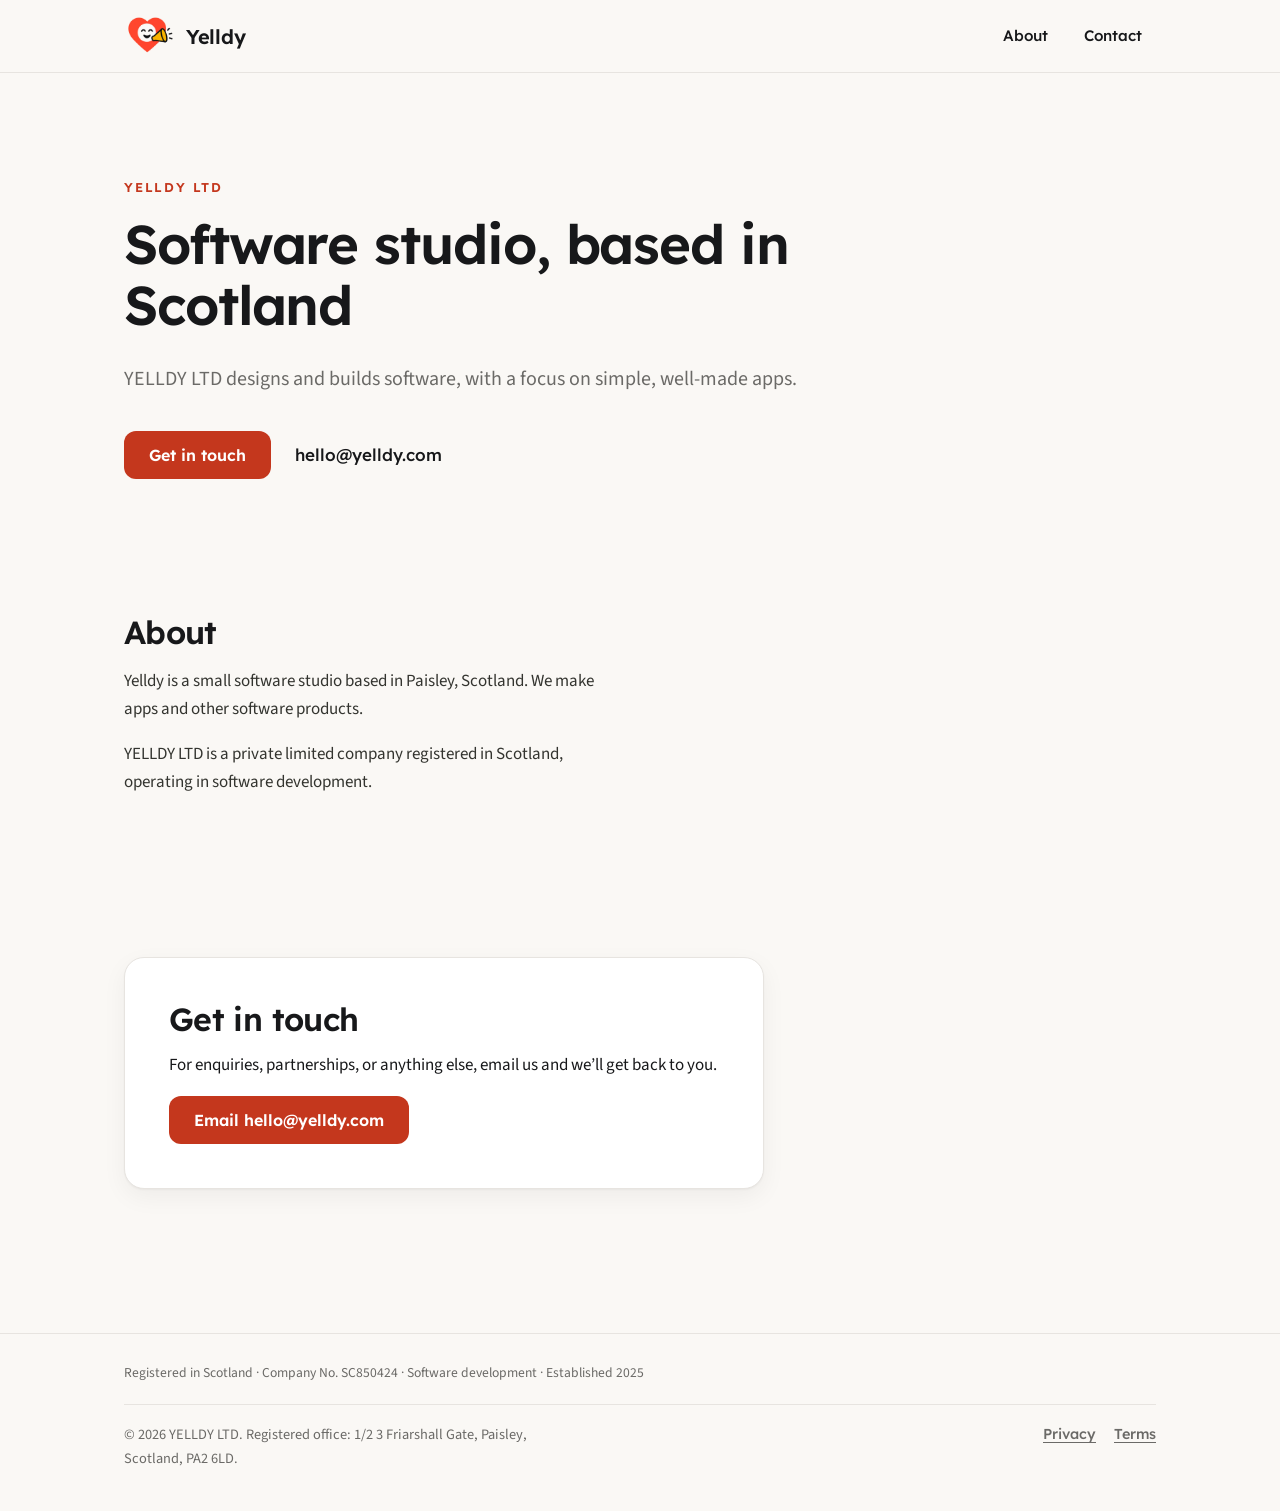
<file: index.html>
<!DOCTYPE html>
<html lang="en-GB">
<head>
  <meta charset="utf-8">
  <meta name="viewport" content="width=device-width, initial-scale=1">
  <title>Yelldy — Software studio, based in Scotland</title>
  <meta name="description" content="YELLDY LTD is a software studio based in Paisley, Scotland, building thoughtful, well-crafted software.">
  <meta name="theme-color" content="#faf8f5">
  <link rel="canonical" href="https://yelldy.com/">

  <link rel="icon" type="image/png" href="assets/favicon.png">
  <link rel="apple-touch-icon" href="assets/apple-touch-icon.png">

  <meta property="og:type" content="website">
  <meta property="og:title" content="Yelldy — Software studio, based in Scotland">
  <meta property="og:description" content="YELLDY LTD is a software studio based in Paisley, Scotland, building thoughtful, well-crafted software.">
  <meta property="og:url" content="https://yelldy.com/">
  <meta property="og:image" content="https://yelldy.com/assets/favicon.png">
  <meta name="twitter:card" content="summary">

  <link rel="preconnect" href="https://fonts.googleapis.com">
  <link rel="preconnect" href="https://fonts.gstatic.com" crossorigin>
  <link rel="stylesheet" href="https://fonts.googleapis.com/css2?family=Lexend:wght@400;500;600&family=Source+Sans+3:wght@400;500;600&display=swap">
  <link rel="stylesheet" href="styles.css">
</head>
<body>
  <a class="skip" href="#main">Skip to content</a>

  <header class="site-header">
    <div class="container">
      <a class="brand" href="/" aria-label="Yelldy home">
        <img src="assets/logo.png" alt="" width="40" height="40">
        <span>Yelldy</span>
      </a>
      <nav class="site-nav" aria-label="Primary">
        <a href="#about">About</a>
        <a href="#contact">Contact</a>
      </nav>
    </div>
  </header>

  <main id="main">
    <section class="hero">
      <div class="container">
        <div class="inner">
          <p class="eyebrow">YELLDY LTD</p>
          <h1>Software studio, based&nbsp;in Scotland</h1>
          <p class="lead">YELLDY LTD designs and builds software, with a focus on simple, well-made apps.</p>
          <div class="cta-row">
            <a class="btn" href="mailto:hello@yelldy.com">Get in touch</a>
            <a class="link-quiet" href="mailto:hello@yelldy.com">hello@yelldy.com</a>
          </div>
        </div>
      </div>
    </section>

    <section class="section" id="about">
      <div class="container">
        <h2>About</h2>
        <div class="prose">
          <p>Yelldy is a small software studio based in Paisley, Scotland. We make apps and other software products.</p>
          <p>YELLDY LTD is a private limited company registered in Scotland, operating in software development.</p>
        </div>
      </div>
    </section>

    <section class="section" id="contact">
      <div class="container">
        <div class="contact-card">
          <h2>Get in touch</h2>
          <p>For enquiries, partnerships, or anything else, email us and we&rsquo;ll get back to you.</p>
          <div class="cta-row">
            <a class="btn" href="mailto:hello@yelldy.com">Email hello@yelldy.com</a>
          </div>
        </div>
      </div>
    </section>
  </main>

  <footer class="site-footer">
    <div class="container">
      <p class="footer-facts">Registered in Scotland &middot; Company No. SC850424 &middot; Software development &middot; Established 2025</p>
      <div class="footer-bottom">
        <p class="legal">&copy; 2026 YELLDY LTD. Registered office: 1/2 3 Friarshall Gate, Paisley, Scotland, PA2 6LD.</p>
        <nav class="footer-links" aria-label="Legal">
          <a href="privacy.html">Privacy</a>
          <a href="terms.html">Terms</a>
        </nav>
      </div>
    </div>
  </footer>
</body>
</html>
</file>
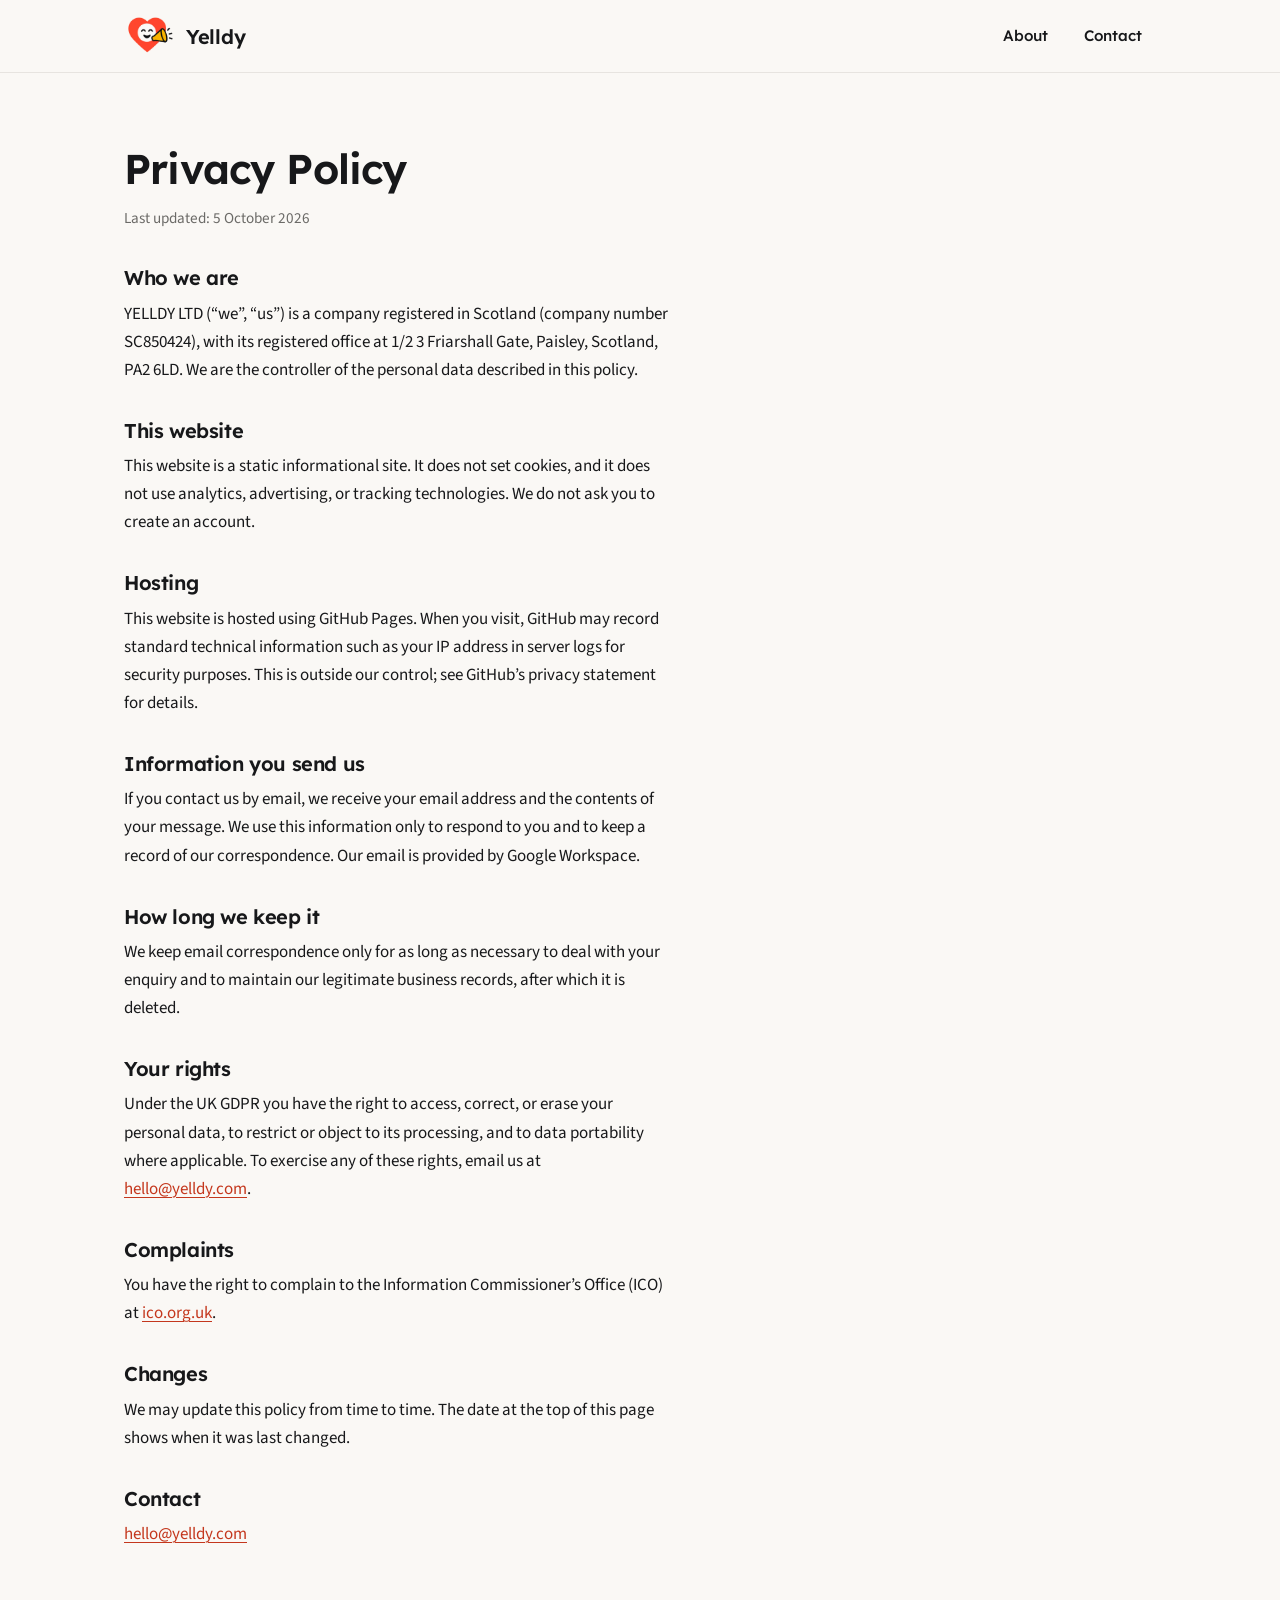
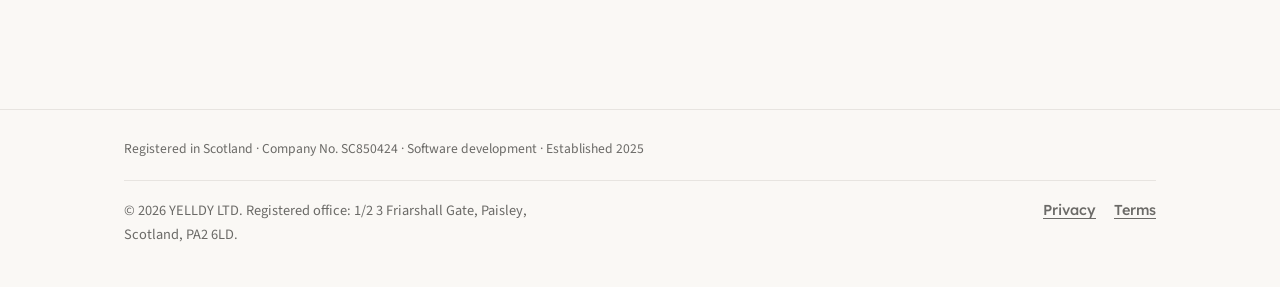
<file: privacy.html>
<!DOCTYPE html>
<html lang="en-GB">
<head>
  <meta charset="utf-8">
  <meta name="viewport" content="width=device-width, initial-scale=1">
  <title>Privacy Policy — Yelldy</title>
  <meta name="description" content="How YELLDY LTD handles personal data in connection with the yelldy.com website.">
  <meta name="theme-color" content="#faf8f5">
  <link rel="canonical" href="https://yelldy.com/privacy.html">
  <link rel="icon" type="image/png" href="assets/favicon.png">
  <link rel="apple-touch-icon" href="assets/apple-touch-icon.png">
  <link rel="stylesheet" href="https://fonts.googleapis.com/css2?family=Lexend:wght@400;500;600&family=Source+Sans+3:wght@400;500;600&display=swap">
  <link rel="stylesheet" href="styles.css">
</head>
<body>
  <a class="skip" href="#main">Skip to content</a>

  <header class="site-header">
    <div class="container">
      <a class="brand" href="/" aria-label="Yelldy home">
        <img src="assets/logo.png" alt="" width="40" height="40">
        <span>Yelldy</span>
      </a>
      <nav class="site-nav" aria-label="Primary">
        <a href="index.html#about">About</a>
        <a href="index.html#contact">Contact</a>
      </nav>
    </div>
  </header>

  <main id="main" class="page">
    <div class="container">
      <h1>Privacy Policy</h1>
      <p class="updated">Last updated: 5 October 2026</p>

      <div class="prose">
        <h2>Who we are</h2>
        <p>YELLDY LTD (&ldquo;we&rdquo;, &ldquo;us&rdquo;) is a company registered in Scotland (company number SC850424), with its registered office at 1/2 3 Friarshall Gate, Paisley, Scotland, PA2 6LD. We are the controller of the personal data described in this policy.</p>

        <h2>This website</h2>
        <p>This website is a static informational site. It does not set cookies, and it does not use analytics, advertising, or tracking technologies. We do not ask you to create an account.</p>

        <h2>Hosting</h2>
        <p>This website is hosted using GitHub Pages. When you visit, GitHub may record standard technical information such as your IP address in server logs for security purposes. This is outside our control; see GitHub&rsquo;s privacy statement for details.</p>

        <h2>Information you send us</h2>
        <p>If you contact us by email, we receive your email address and the contents of your message. We use this information only to respond to you and to keep a record of our correspondence. Our email is provided by Google Workspace.</p>

        <h2>How long we keep it</h2>
        <p>We keep email correspondence only for as long as necessary to deal with your enquiry and to maintain our legitimate business records, after which it is deleted.</p>

        <h2>Your rights</h2>
        <p>Under the UK GDPR you have the right to access, correct, or erase your personal data, to restrict or object to its processing, and to data portability where applicable. To exercise any of these rights, email us at <a href="mailto:hello@yelldy.com">hello@yelldy.com</a>.</p>

        <h2>Complaints</h2>
        <p>You have the right to complain to the Information Commissioner&rsquo;s Office (ICO) at <a href="https://ico.org.uk" rel="noopener">ico.org.uk</a>.</p>

        <h2>Changes</h2>
        <p>We may update this policy from time to time. The date at the top of this page shows when it was last changed.</p>

        <h2>Contact</h2>
        <p><a href="mailto:hello@yelldy.com">hello@yelldy.com</a></p>
      </div>
    </div>
  </main>

  <footer class="site-footer">
    <div class="container">
      <p class="footer-facts">Registered in Scotland &middot; Company No. SC850424 &middot; Software development &middot; Established 2025</p>
      <div class="footer-bottom">
        <p class="legal">&copy; 2026 YELLDY LTD. Registered office: 1/2 3 Friarshall Gate, Paisley, Scotland, PA2 6LD.</p>
        <nav class="footer-links" aria-label="Legal">
          <a href="privacy.html">Privacy</a>
          <a href="terms.html">Terms</a>
        </nav>
      </div>
    </div>
  </footer>
</body>
</html>
</file>
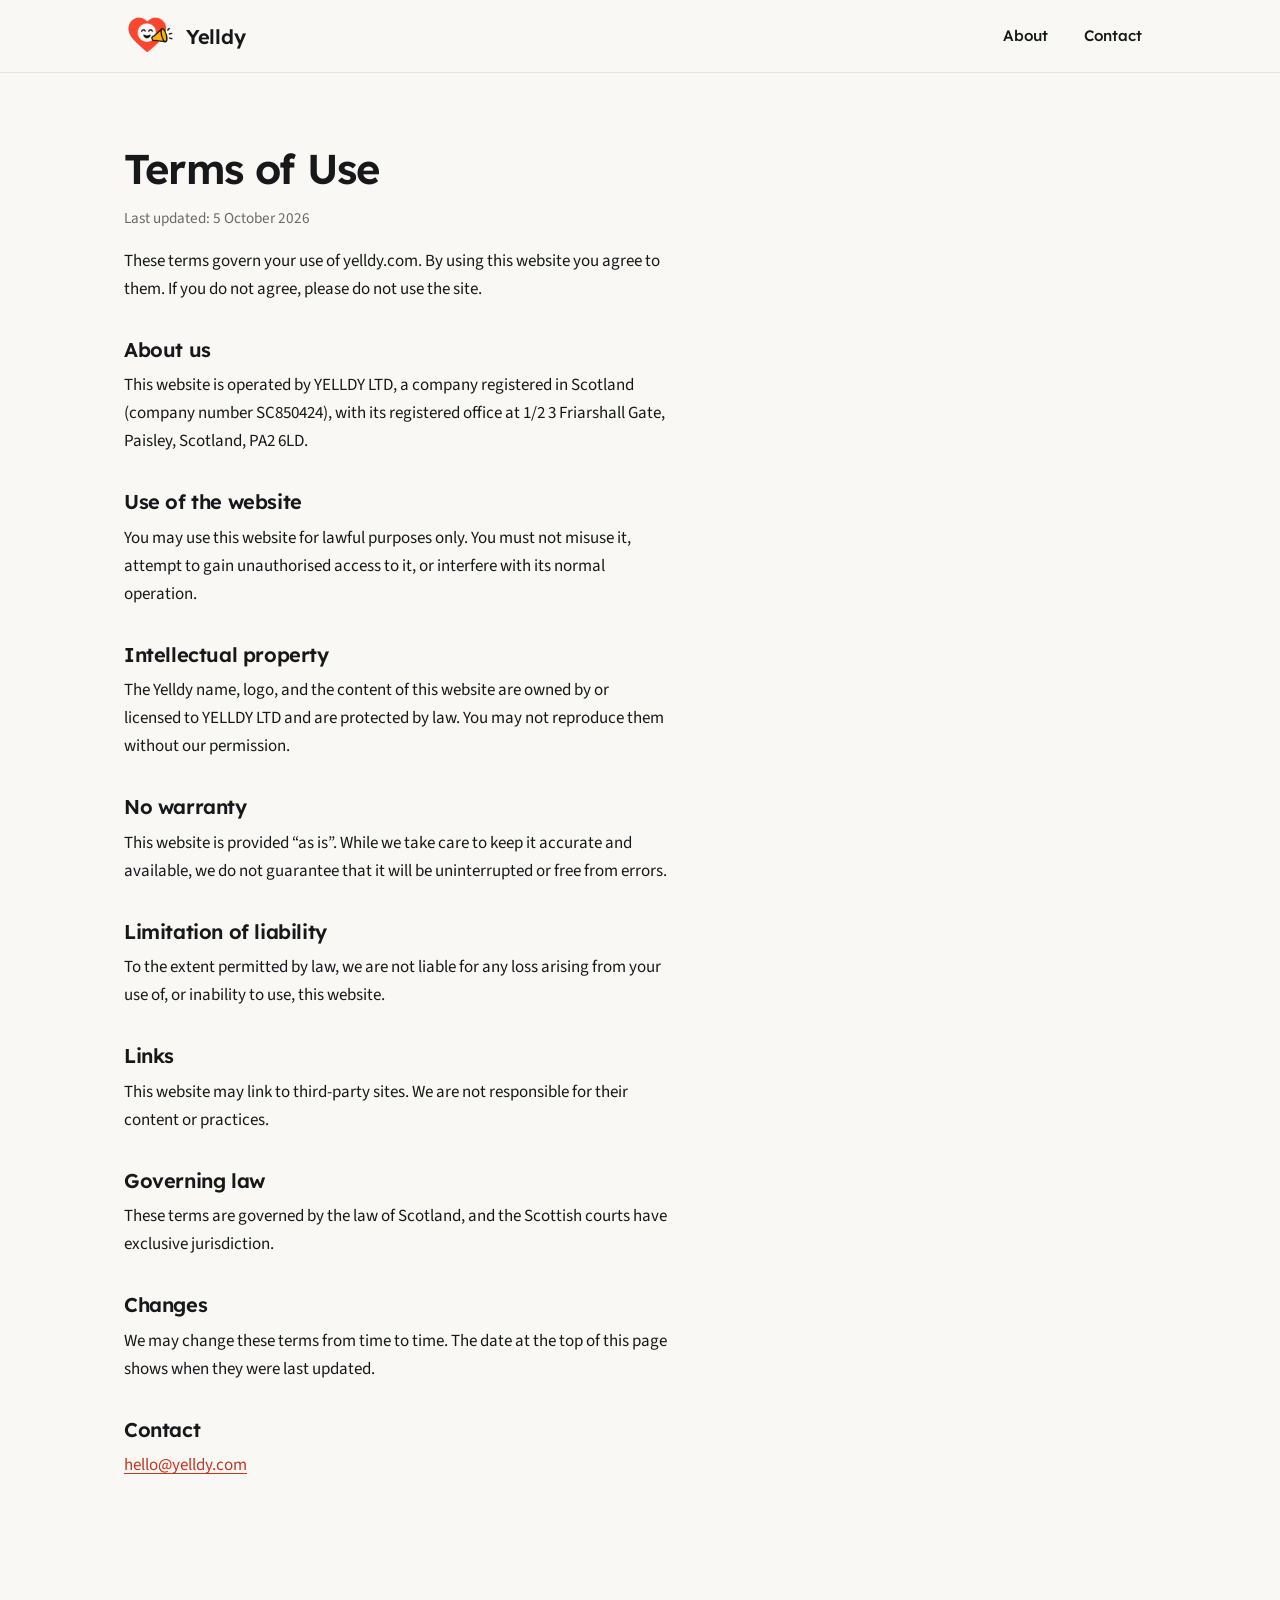
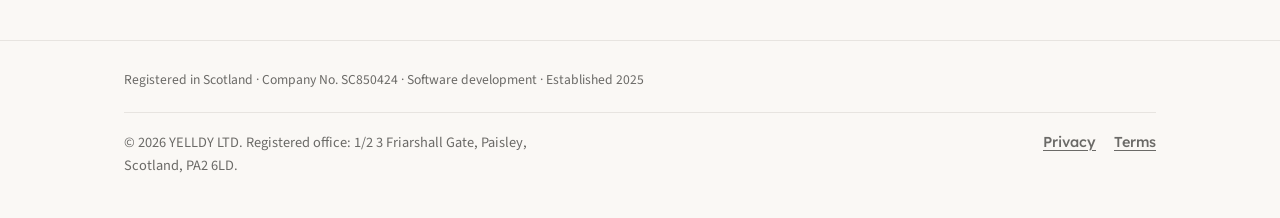
<file: terms.html>
<!DOCTYPE html>
<html lang="en-GB">
<head>
  <meta charset="utf-8">
  <meta name="viewport" content="width=device-width, initial-scale=1">
  <title>Terms of Use — Yelldy</title>
  <meta name="description" content="Terms of use for the yelldy.com website, operated by YELLDY LTD.">
  <meta name="theme-color" content="#faf8f5">
  <link rel="canonical" href="https://yelldy.com/terms.html">
  <link rel="icon" type="image/png" href="assets/favicon.png">
  <link rel="apple-touch-icon" href="assets/apple-touch-icon.png">
  <link rel="stylesheet" href="https://fonts.googleapis.com/css2?family=Lexend:wght@400;500;600&family=Source+Sans+3:wght@400;500;600&display=swap">
  <link rel="stylesheet" href="styles.css">
</head>
<body>
  <a class="skip" href="#main">Skip to content</a>

  <header class="site-header">
    <div class="container">
      <a class="brand" href="/" aria-label="Yelldy home">
        <img src="assets/logo.png" alt="" width="40" height="40">
        <span>Yelldy</span>
      </a>
      <nav class="site-nav" aria-label="Primary">
        <a href="index.html#about">About</a>
        <a href="index.html#contact">Contact</a>
      </nav>
    </div>
  </header>

  <main id="main" class="page">
    <div class="container">
      <h1>Terms of Use</h1>
      <p class="updated">Last updated: 5 October 2026</p>

      <div class="prose">
        <p>These terms govern your use of yelldy.com. By using this website you agree to them. If you do not agree, please do not use the site.</p>

        <h2>About us</h2>
        <p>This website is operated by YELLDY LTD, a company registered in Scotland (company number SC850424), with its registered office at 1/2 3 Friarshall Gate, Paisley, Scotland, PA2 6LD.</p>

        <h2>Use of the website</h2>
        <p>You may use this website for lawful purposes only. You must not misuse it, attempt to gain unauthorised access to it, or interfere with its normal operation.</p>

        <h2>Intellectual property</h2>
        <p>The Yelldy name, logo, and the content of this website are owned by or licensed to YELLDY LTD and are protected by law. You may not reproduce them without our permission.</p>

        <h2>No warranty</h2>
        <p>This website is provided &ldquo;as is&rdquo;. While we take care to keep it accurate and available, we do not guarantee that it will be uninterrupted or free from errors.</p>

        <h2>Limitation of liability</h2>
        <p>To the extent permitted by law, we are not liable for any loss arising from your use of, or inability to use, this website.</p>

        <h2>Links</h2>
        <p>This website may link to third-party sites. We are not responsible for their content or practices.</p>

        <h2>Governing law</h2>
        <p>These terms are governed by the law of Scotland, and the Scottish courts have exclusive jurisdiction.</p>

        <h2>Changes</h2>
        <p>We may change these terms from time to time. The date at the top of this page shows when they were last updated.</p>

        <h2>Contact</h2>
        <p><a href="mailto:hello@yelldy.com">hello@yelldy.com</a></p>
      </div>
    </div>
  </main>

  <footer class="site-footer">
    <div class="container">
      <p class="footer-facts">Registered in Scotland &middot; Company No. SC850424 &middot; Software development &middot; Established 2025</p>
      <div class="footer-bottom">
        <p class="legal">&copy; 2026 YELLDY LTD. Registered office: 1/2 3 Friarshall Gate, Paisley, Scotland, PA2 6LD.</p>
        <nav class="footer-links" aria-label="Legal">
          <a href="privacy.html">Privacy</a>
          <a href="terms.html">Terms</a>
        </nav>
      </div>
    </div>
  </footer>
</body>
</html>
</file>
<file: styles.css>
/* Yelldy — company site
   Palette derived from the Yelldy logo (#F4573E red / #F1B725 amber)
   Type: Lexend (headings) + Source Sans 3 (body) */

:root {
  --bg: #faf8f5;
  --surface: #ffffff;
  --ink: #17181a;
  --muted: #6b6a67;
  --border: #e7e4e0;

  --brand: #f4573e;      /* logo red — large text / decorative */
  --brand-ink: #c4371d;  /* accessible red (~5:1) — buttons, links */
  --brand-ink-hover: #a62d16;
  --amber: #f1b725;

  --radius: 14px;
  --maxw: 1080px;
  --shadow: 0 1px 2px rgba(23, 24, 26, .04), 0 8px 24px rgba(23, 24, 26, .05);

  --font-head: "Lexend", -apple-system, BlinkMacSystemFont, "Segoe UI", sans-serif;
  --font-body: "Source Sans 3", -apple-system, BlinkMacSystemFont, "Segoe UI", Roboto, sans-serif;
}

*, *::before, *::after { box-sizing: border-box; }

html { -webkit-text-size-adjust: 100%; }

body {
  margin: 0;
  background: var(--bg);
  color: var(--ink);
  font-family: var(--font-body);
  font-size: 1.0625rem;
  line-height: 1.65;
  -webkit-font-smoothing: antialiased;
  text-rendering: optimizeLegibility;
}

h1, h2, h3 {
  font-family: var(--font-head);
  font-weight: 600;
  line-height: 1.12;
  letter-spacing: -0.02em;
  margin: 0 0 .5em;
}

p { margin: 0 0 1em; }

a { color: var(--brand-ink); text-decoration-thickness: 1px; text-underline-offset: 3px; }
a:hover { color: var(--brand-ink-hover); }

/* Focus visibility (keyboard) */
:focus-visible {
  outline: 3px solid var(--brand-ink);
  outline-offset: 2px;
  border-radius: 6px;
}

/* Skip link */
.skip {
  position: absolute;
  left: -9999px;
  top: 0;
  background: var(--ink);
  color: #fff;
  padding: .75rem 1rem;
  border-radius: 0 0 10px 0;
  z-index: 100;
}
.skip:focus { left: 0; }

.container {
  width: 100%;
  max-width: var(--maxw);
  margin-inline: auto;
  padding-inline: 24px;
}

/* ---------- Header ---------- */
.site-header {
  border-bottom: 1px solid var(--border);
  background: rgba(250, 248, 245, .85);
  backdrop-filter: saturate(140%) blur(6px);
  position: sticky;
  top: 0;
  z-index: 20;
}
.site-header .container {
  display: flex;
  align-items: center;
  justify-content: space-between;
  gap: 16px;
  min-height: 72px;
}
.brand {
  display: inline-flex;
  align-items: center;
  gap: 12px;
  font-family: var(--font-head);
  font-weight: 600;
  font-size: 1.25rem;
  letter-spacing: -0.01em;
  color: var(--ink);
  text-decoration: none;
}
.brand img { height: 40px; width: auto; display: block; }
.brand:hover { color: var(--ink); }

.site-nav { display: flex; gap: 8px; }
.site-nav a {
  font-family: var(--font-head);
  font-weight: 500;
  font-size: .95rem;
  color: var(--ink);
  text-decoration: none;
  padding: 10px 14px;
  border-radius: 10px;
}
.site-nav a:hover { background: rgba(23, 24, 26, .06); color: var(--ink); }

/* ---------- Hero ---------- */
.hero { padding: clamp(56px, 9vw, 104px) 0 clamp(40px, 6vw, 64px); }
.hero .inner { max-width: 720px; }
.eyebrow {
  font-family: var(--font-head);
  font-weight: 600;
  font-size: .8rem;
  letter-spacing: .14em;
  text-transform: uppercase;
  color: var(--brand-ink);
  margin: 0 0 1rem;
}
.hero h1 {
  font-size: clamp(2.1rem, 5.2vw, 3.4rem);
  margin-bottom: .5em;
}
.hero p.lead {
  font-size: clamp(1.075rem, 2vw, 1.25rem);
  color: var(--muted);
  max-width: 34em;
  margin-bottom: 1.75em;
  text-wrap: pretty;
}
.cta-row { display: flex; flex-wrap: wrap; align-items: center; gap: 16px 24px; }

.btn {
  display: inline-block;
  font-family: var(--font-head);
  font-weight: 600;
  font-size: 1rem;
  line-height: 1;
  color: #fff;
  background: var(--brand-ink);
  padding: 15px 24px;
  border-radius: 12px;
  text-decoration: none;
  border: 1px solid transparent;
  transition: background-color .18s ease, transform .18s ease;
}
.btn:hover { background: var(--brand-ink-hover); color: #fff; }
.btn:active { transform: translateY(1px); }

.link-quiet {
  font-family: var(--font-head);
  font-weight: 500;
  text-decoration: none;
  color: var(--ink);
}
.link-quiet:hover { color: var(--brand-ink); }

/* ---------- Sections ---------- */
.section { padding: clamp(40px, 6vw, 72px) 0; }
.section h2 { font-size: clamp(1.5rem, 3vw, 2rem); }
.section .prose { max-width: 62ch; }
.section .prose p { color: #33342f; }

/* Contact card */
.contact-card {
  background: var(--surface);
  border: 1px solid var(--border);
  border-radius: 20px;
  padding: clamp(28px, 4vw, 44px);
  box-shadow: var(--shadow);
  max-width: 640px;
}
.contact-card h2 { margin-bottom: .4em; }

/* ---------- Footer ---------- */
.site-footer {
  border-top: 1px solid var(--border);
  margin-top: clamp(40px, 6vw, 72px);
  padding: 28px 0 40px;
  color: var(--muted);
  font-size: .9rem;
}
.footer-facts {
  font-size: .85rem;
  color: var(--muted);
  margin: 0 0 20px;
}
.footer-bottom {
  display: flex;
  flex-wrap: wrap;
  gap: 12px 32px;
  justify-content: space-between;
  align-items: baseline;
  padding-top: 18px;
  border-top: 1px solid var(--border);
}
.legal { max-width: 62ch; margin: 0; }
.footer-links { display: flex; gap: 18px; font-family: var(--font-head); font-weight: 500; }
.site-footer a { color: var(--muted); }

/* ---------- Legal pages ---------- */
.page { padding: clamp(40px, 6vw, 72px) 0; }
.page .prose { max-width: 68ch; }
.page h1 { font-size: clamp(1.9rem, 4vw, 2.6rem); }
.page h2 { font-size: 1.25rem; margin-top: 1.8em; }
.updated { color: var(--muted); font-size: .95rem; margin-top: -.4em; }

/* ---------- Motion preference ---------- */
@media (prefers-reduced-motion: reduce) {
  * { transition: none !important; animation: none !important; }
}
</file>
